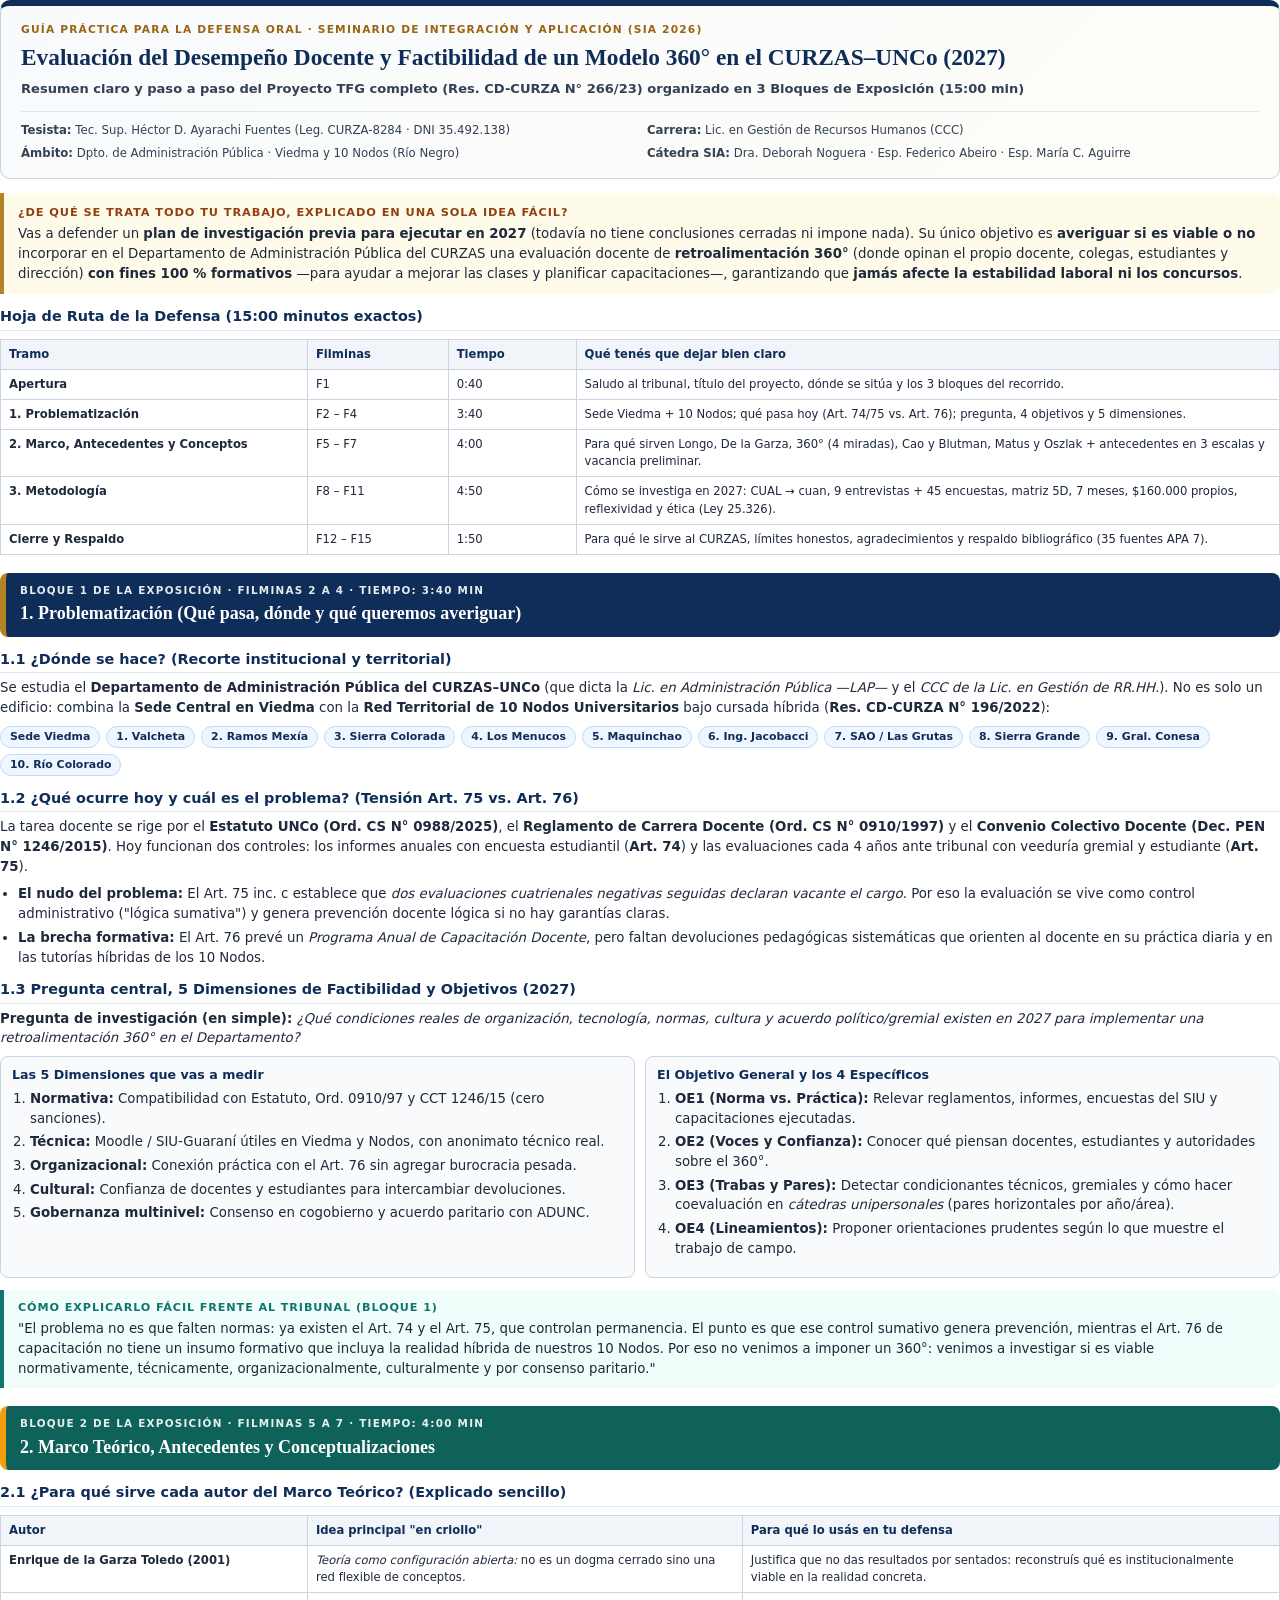
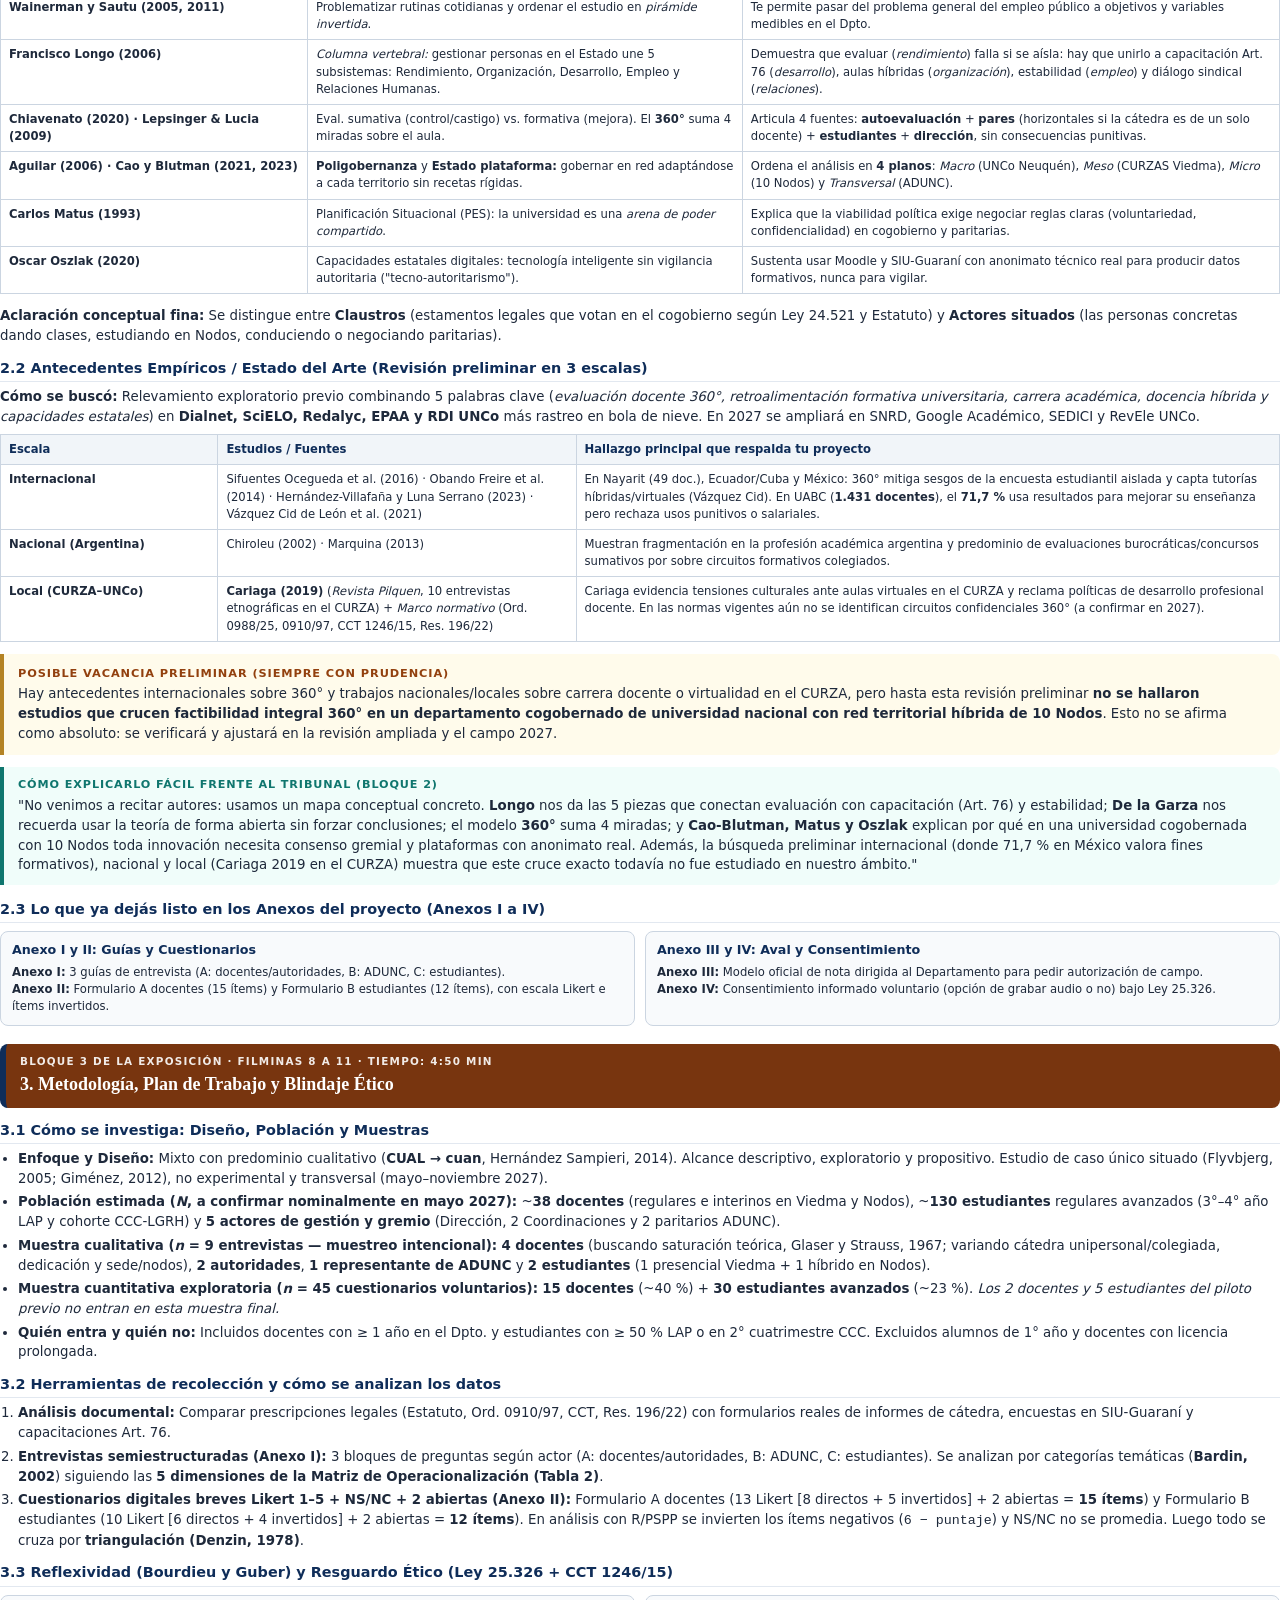
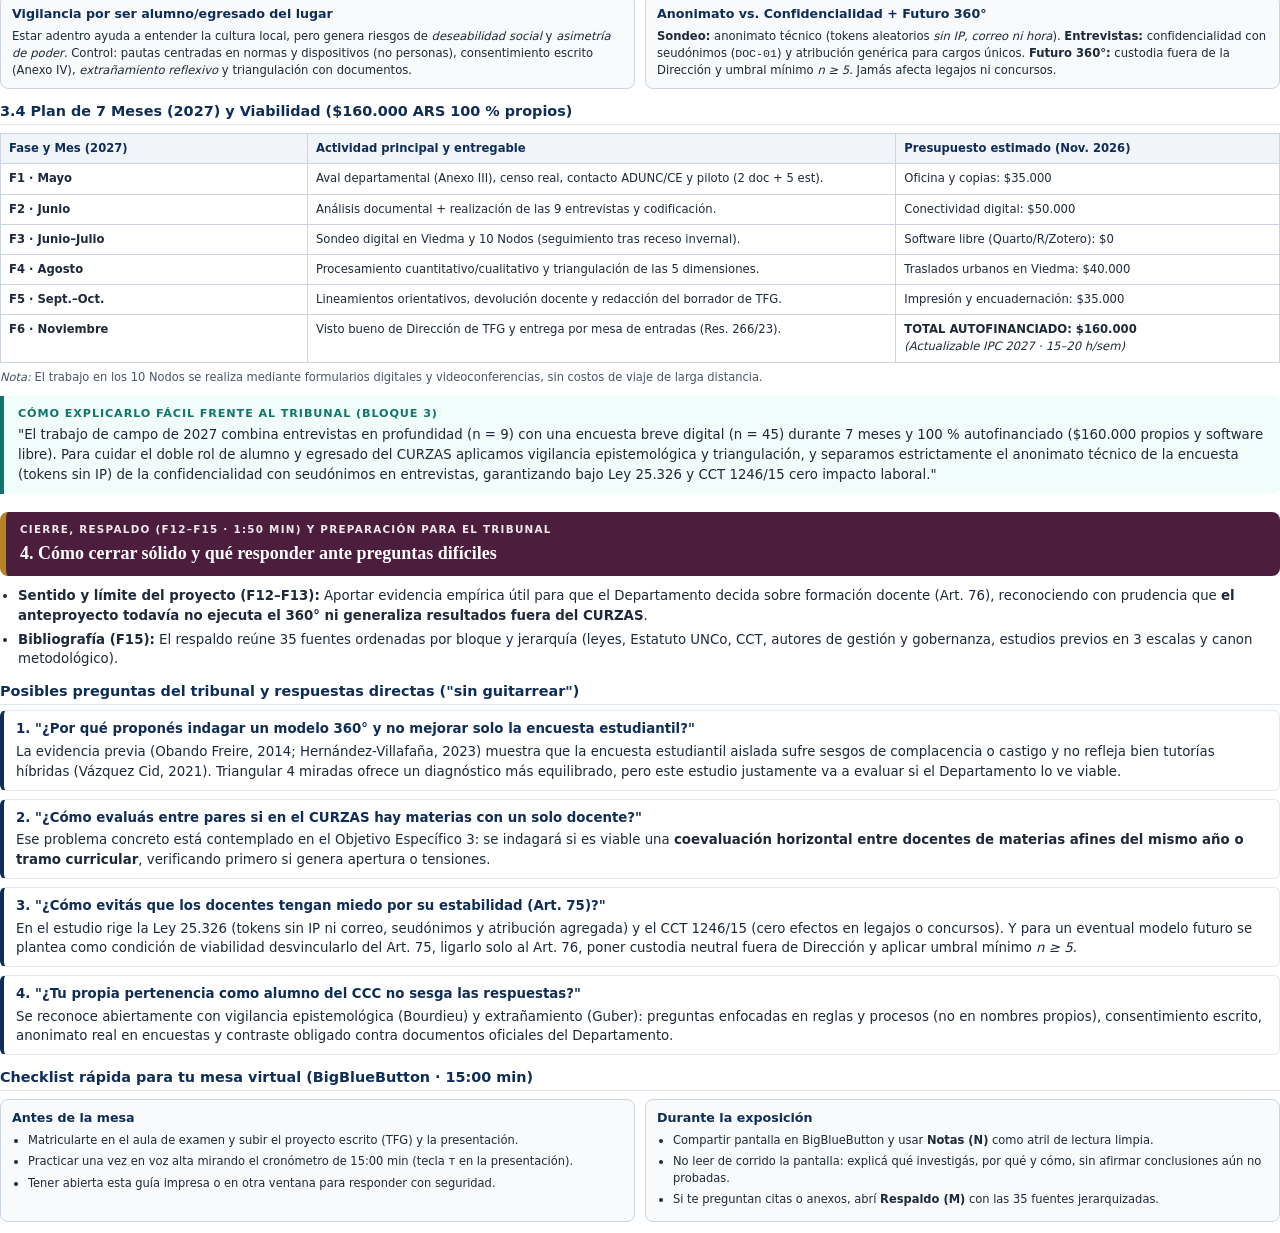
<file: resumen/Guia_Exposicion_Sencilla.html>
<!DOCTYPE html>
<html lang="es">
<head>
  <meta charset="UTF-8">
  <title>Guía Sencilla de Exposición — Proyecto TFG (CURZAS-UNCo)</title>
  <style>
    @page {
      size: A4;
      margin: 15mm 16mm 17mm 16mm;
      @bottom-left {
        content: "CURZAS–UNCo · Guía Sencilla de Exposición Oral (SIA 2026)";
        font-family: 'Segoe UI', system-ui, -apple-system, sans-serif;
        font-size: 8.5pt;
        color: #64748b;
      }
      @bottom-right {
        content: "Página " counter(page) " de " counter(pages);
        font-family: 'Segoe UI', system-ui, -apple-system, sans-serif;
        font-size: 8.5pt;
        font-weight: 600;
        color: #0f2d59;
      }
    }

    * { box-sizing: border-box; }

    body {
      margin: 0;
      padding: 0;
      font-family: 'Segoe UI', system-ui, -apple-system, BlinkMacSystemFont, Roboto, sans-serif;
      font-size: 10pt;
      line-height: 1.48;
      color: #1e293b;
      background: #ffffff;
    }

    /* Portada compacta superior */
    .hero {
      border: 1.5px solid #cbd5e1;
      border-top: 6px solid #0f2d59;
      border-radius: 10px;
      padding: 16px 20px;
      background: linear-gradient(135deg, #f8fafc 0%, #fefdf8 100%);
      margin-bottom: 14px;
    }

    .eyebrow {
      font-size: 8pt;
      font-weight: 700;
      letter-spacing: 0.11em;
      text-transform: uppercase;
      color: #996515;
      margin: 0 0 6px 0;
    }

    h1 {
      font-family: Georgia, 'Times New Roman', serif;
      font-size: 17.5pt;
      line-height: 1.18;
      color: #0f2d59;
      margin: 0 0 8px 0;
    }

    .hero-sub {
      font-size: 9.8pt;
      font-weight: 600;
      color: #334155;
      margin: 0 0 12px 0;
    }

    .meta-grid {
      display: grid;
      grid-template-columns: 1fr 1fr;
      gap: 6px 14px;
      font-size: 8.8pt;
      padding-top: 10px;
      border-top: 1px solid #e2e8f0;
      color: #334155;
    }

    .callout-simple {
      border-left: 4px solid #b48324;
      background: #fffbeb;
      border-radius: 0 8px 8px 0;
      padding: 11px 14px;
      margin: 12px 0;
    }

    .callout-simple strong.label {
      display: block;
      font-size: 8.5pt;
      text-transform: uppercase;
      letter-spacing: 0.08em;
      color: #92400e;
      margin-bottom: 3px;
    }

    .callout-say {
      border-left: 4px solid #0f766e;
      background: #f0fdfa;
      border-radius: 0 8px 8px 0;
      padding: 10px 14px;
      margin: 10px 0 14px 0;
      break-inside: avoid;
    }

    .callout-say strong.label {
      display: block;
      font-size: 8.4pt;
      text-transform: uppercase;
      letter-spacing: 0.08em;
      color: #0f766e;
      margin-bottom: 3px;
    }

    .block-banner {
      margin-top: 18px;
      margin-bottom: 10px;
      padding: 10px 14px;
      border-radius: 8px;
      color: #ffffff;
      break-after: avoid;
    }

    .block-1 { background: #0f2d59; border-left: 6px solid #b48324; }
    .block-2 { background: #0f625a; border-left: 6px solid #f59e0b; }
    .block-3 { background: #78350f; border-left: 6px solid #0f2d59; }
    .block-4 { background: #4c1d3d; border-left: 6px solid #b48324; }

    .block-banner .kicker {
      font-size: 7.8pt;
      font-weight: 700;
      letter-spacing: 0.12em;
      text-transform: uppercase;
      opacity: 0.9;
      display: block;
      margin-bottom: 2px;
    }

    .block-banner h2 {
      font-family: Georgia, 'Times New Roman', serif;
      font-size: 13.5pt;
      margin: 0;
      color: #ffffff;
    }

    h3 {
      font-size: 10.8pt;
      color: #0f2d59;
      margin: 12px 0 5px 0;
      border-bottom: 1px solid #e2e8f0;
      padding-bottom: 2px;
      break-after: avoid;
    }

    p { margin: 5px 0 8px 0; }

    ul, ol {
      margin: 4px 0 9px 0;
      padding-left: 18px;
    }

    li { margin-bottom: 4px; }

    table {
      width: 100%;
      border-collapse: collapse;
      margin: 8px 0 12px 0;
      font-size: 8.7pt;
      break-inside: auto;
    }

    tr { break-inside: avoid; }

    th {
      background: #f1f5f9;
      color: #0f2d59;
      text-align: left;
      font-weight: 700;
      padding: 6px 8px;
      border: 1px solid #cbd5e1;
    }

    td {
      padding: 6px 8px;
      border: 1px solid #cbd5e1;
      vertical-align: top;
    }

    .cards-2 {
      display: grid;
      grid-template-columns: 1fr 1fr;
      gap: 10px;
      margin: 8px 0 12px 0;
    }

    .mini-card {
      border: 1px solid #cbd5e1;
      border-radius: 8px;
      padding: 9px 11px;
      background: #f8fafc;
      break-inside: avoid;
    }

    .mini-card h4 {
      margin: 0 0 4px 0;
      font-size: 9.5pt;
      color: #0f2d59;
    }

    .pill-row {
      display: flex;
      flex-wrap: wrap;
      gap: 6px;
      margin: 6px 0 10px 0;
    }

    .pill {
      display: inline-block;
      font-size: 8.2pt;
      font-weight: 600;
      color: #0f2d59;
      background: #eff6ff;
      border: 1px solid #bfdbfe;
      border-radius: 999px;
      padding: 2px 9px;
    }

    .faq-item {
      border: 1px solid #e2e8f0;
      border-left: 4px solid #0f2d59;
      border-radius: 6px;
      padding: 8px 12px;
      margin-bottom: 8px;
      background: #ffffff;
      break-inside: avoid;
    }

    .faq-q {
      font-weight: 700;
      color: #0f2d59;
      margin-bottom: 3px;
    }

    .page-break {
      page-break-before: always;
      break-before: page;
    }
  </style>
</head>
<body>

  <!-- PORTADA Y RESUMEN EN 30 SEGUNDOS -->
  <section class="hero">
    <p class="eyebrow">Guía Práctica para la Defensa Oral · Seminario de Integración y Aplicación (SIA 2026)</p>
    <h1>Evaluación del Desempeño Docente y Factibilidad de un Modelo 360° en el CURZAS–UNCo (2027)</h1>
    <p class="hero-sub">Resumen claro y paso a paso del Proyecto TFG completo (Res. CD-CURZA N° 266/23) organizado en 3 Bloques de Exposición (15:00 min)</p>
    <div class="meta-grid">
      <div><strong>Tesista:</strong> Tec. Sup. Héctor D. Ayarachi Fuentes (Leg. CURZA-8284 · DNI 35.492.138)</div>
      <div><strong>Carrera:</strong> Lic. en Gestión de Recursos Humanos (CCC)</div>
      <div><strong>Ámbito:</strong> Dpto. de Administración Pública · Viedma y 10 Nodos (Río Negro)</div>
      <div><strong>Cátedra SIA:</strong> Dra. Deborah Noguera · Esp. Federico Abeiro · Esp. María C. Aguirre</div>
    </div>
  </section>

  <div class="callout-simple">
    <strong class="label">¿De qué se trata TODO tu trabajo, explicado en una sola idea fácil?</strong>
    Vas a defender un <strong>plan de investigación previa para ejecutar en 2027</strong> (todavía no tiene conclusiones cerradas ni impone nada). Su único objetivo es <strong>averiguar si es viable o no</strong> incorporar en el Departamento de Administración Pública del CURZAS una evaluación docente de <strong>retroalimentación 360°</strong> (donde opinan el propio docente, colegas, estudiantes y dirección) <strong>con fines 100 % formativos</strong> —para ayudar a mejorar las clases y planificar capacitaciones—, garantizando que <strong>jamás afecte la estabilidad laboral ni los concursos</strong>.
  </div>

  <h3>Hoja de Ruta de la Defensa (15:00 minutos exactos)</h3>
  <table>
    <thead>
      <tr>
        <th style="width: 24%;">Tramo</th>
        <th style="width: 11%;">Filminas</th>
        <th style="width: 10%;">Tiempo</th>
        <th>Qué tenés que dejar bien claro</th>
      </tr>
    </thead>
    <tbody>
      <tr>
        <td><strong>Apertura</strong></td>
        <td>F1</td>
        <td>0:40</td>
        <td>Saludo al tribunal, título del proyecto, dónde se sitúa y los 3 bloques del recorrido.</td>
      </tr>
      <tr>
        <td><strong>1. Problematización</strong></td>
        <td>F2 – F4</td>
        <td>3:40</td>
        <td>Sede Viedma + 10 Nodos; qué pasa hoy (Art. 74/75 vs. Art. 76); pregunta, 4 objetivos y 5 dimensiones.</td>
      </tr>
      <tr>
        <td><strong>2. Marco, Antecedentes y Conceptos</strong></td>
        <td>F5 – F7</td>
        <td>4:00</td>
        <td>Para qué sirven Longo, De la Garza, 360° (4 miradas), Cao y Blutman, Matus y Oszlak + antecedentes en 3 escalas y vacancia preliminar.</td>
      </tr>
      <tr>
        <td><strong>3. Metodología</strong></td>
        <td>F8 – F11</td>
        <td>4:50</td>
        <td>Cómo se investiga en 2027: CUAL → cuan, 9 entrevistas + 45 encuestas, matriz 5D, 7 meses, $160.000 propios, reflexividad y ética (Ley 25.326).</td>
      </tr>
      <tr>
        <td><strong>Cierre y Respaldo</strong></td>
        <td>F12 – F15</td>
        <td>1:50</td>
        <td>Para qué le sirve al CURZAS, límites honestos, agradecimientos y respaldo bibliográfico (35 fuentes APA 7).</td>
      </tr>
    </tbody>
  </table>

  <!-- BLOQUE 1 -->
  <div class="block-banner block-1">
    <span class="kicker">Bloque 1 de la Exposición · Filminas 2 a 4 · Tiempo: 3:40 min</span>
    <h2>1. Problematización (Qué pasa, dónde y qué queremos averiguar)</h2>
  </div>

  <h3>1.1 ¿Dónde se hace? (Recorte institucional y territorial)</h3>
  <p>Se estudia el <strong>Departamento de Administración Pública del CURZAS–UNCo</strong> (que dicta la <em>Lic. en Administración Pública —LAP—</em> y el <em>CCC de la Lic. en Gestión de RR.HH.</em>). No es solo un edificio: combina la <strong>Sede Central en Viedma</strong> con la <strong>Red Territorial de 10 Nodos Universitarios</strong> bajo cursada híbrida (<strong>Res. CD-CURZA N° 196/2022</strong>):</p>
  <div class="pill-row">
    <span class="pill">Sede Viedma</span>
    <span class="pill">1. Valcheta</span>
    <span class="pill">2. Ramos Mexía</span>
    <span class="pill">3. Sierra Colorada</span>
    <span class="pill">4. Los Menucos</span>
    <span class="pill">5. Maquinchao</span>
    <span class="pill">6. Ing. Jacobacci</span>
    <span class="pill">7. SAO / Las Grutas</span>
    <span class="pill">8. Sierra Grande</span>
    <span class="pill">9. Gral. Conesa</span>
    <span class="pill">10. Río Colorado</span>
  </div>

  <h3>1.2 ¿Qué ocurre hoy y cuál es el problema? (Tensión Art. 75 vs. Art. 76)</h3>
  <p>La tarea docente se rige por el <strong>Estatuto UNCo (Ord. CS N° 0988/2025)</strong>, el <strong>Reglamento de Carrera Docente (Ord. CS N° 0910/1997)</strong> y el <strong>Convenio Colectivo Docente (Dec. PEN N° 1246/2015)</strong>. Hoy funcionan dos controles: los informes anuales con encuesta estudiantil (<strong>Art. 74</strong>) y las evaluaciones cada 4 años ante tribunal con veeduría gremial y estudiante (<strong>Art. 75</strong>).</p>
  <ul>
    <li><strong>El nudo del problema:</strong> El Art. 75 inc. c establece que <em>dos evaluaciones cuatrienales negativas seguidas declaran vacante el cargo</em>. Por eso la evaluación se vive como control administrativo ("lógica sumativa") y genera prevención docente lógica si no hay garantías claras.</li>
    <li><strong>La brecha formativa:</strong> El Art. 76 prevé un <em>Programa Anual de Capacitación Docente</em>, pero faltan devoluciones pedagógicas sistemáticas que orienten al docente en su práctica diaria y en las tutorías híbridas de los 10 Nodos.</li>
  </ul>

  <h3>1.3 Pregunta central, 5 Dimensiones de Factibilidad y Objetivos (2027)</h3>
  <p><strong>Pregunta de investigación (en simple):</strong> <em>¿Qué condiciones reales de organización, tecnología, normas, cultura y acuerdo político/gremial existen en 2027 para implementar una retroalimentación 360° en el Departamento?</em></p>

  <div class="cards-2">
    <div class="mini-card">
      <h4>Las 5 Dimensiones que vas a medir</h4>
      <ol>
        <li><strong>Normativa:</strong> Compatibilidad con Estatuto, Ord. 0910/97 y CCT 1246/15 (cero sanciones).</li>
        <li><strong>Técnica:</strong> Moodle / SIU-Guaraní útiles en Viedma y Nodos, con anonimato técnico real.</li>
        <li><strong>Organizacional:</strong> Conexión práctica con el Art. 76 sin agregar burocracia pesada.</li>
        <li><strong>Cultural:</strong> Confianza de docentes y estudiantes para intercambiar devoluciones.</li>
        <li><strong>Gobernanza multinivel:</strong> Consenso en cogobierno y acuerdo paritario con ADUNC.</li>
      </ol>
    </div>
    <div class="mini-card">
      <h4>El Objetivo General y los 4 Específicos</h4>
      <ol>
        <li><strong>OE1 (Norma vs. Práctica):</strong> Relevar reglamentos, informes, encuestas del SIU y capacitaciones ejecutadas.</li>
        <li><strong>OE2 (Voces y Confianza):</strong> Conocer qué piensan docentes, estudiantes y autoridades sobre el 360°.</li>
        <li><strong>OE3 (Trabas y Pares):</strong> Detectar condicionantes técnicos, gremiales y cómo hacer coevaluación en <em>cátedras unipersonales</em> (pares horizontales por año/área).</li>
        <li><strong>OE4 (Lineamientos):</strong> Proponer orientaciones prudentes según lo que muestre el trabajo de campo.</li>
      </ol>
    </div>
  </div>

  <div class="callout-say">
    <strong class="label">Cómo explicarlo fácil frente al tribunal (Bloque 1)</strong>
    "El problema no es que falten normas: ya existen el Art. 74 y el Art. 75, que controlan permanencia. El punto es que ese control sumativo genera prevención, mientras el Art. 76 de capacitación no tiene un insumo formativo que incluya la realidad híbrida de nuestros 10 Nodos. Por eso no venimos a imponer un 360°: venimos a investigar si es viable normativamente, técnicamente, organizacionalmente, culturalmente y por consenso paritario."
  </div>

  <!-- BLOQUE 2 -->
  <div class="block-banner block-2 page-break">
    <span class="kicker">Bloque 2 de la Exposición · Filminas 5 a 7 · Tiempo: 4:00 min</span>
    <h2>2. Marco Teórico, Antecedentes y Conceptualizaciones</h2>
  </div>

  <h3>2.1 ¿Para qué sirve cada autor del Marco Teórico? (Explicado sencillo)</h3>
  <table>
    <thead>
      <tr>
        <th style="width: 24%;">Autor</th>
        <th style="width: 34%;">Idea principal "en criollo"</th>
        <th>Para qué lo usás en tu defensa</th>
      </tr>
    </thead>
    <tbody>
      <tr>
        <td><strong>Enrique de la Garza Toledo (2001)</strong></td>
        <td><em>Teoría como configuración abierta:</em> no es un dogma cerrado sino una red flexible de conceptos.</td>
        <td>Justifica que no das resultados por sentados: reconstruís qué es institucionalmente viable en la realidad concreta.</td>
      </tr>
      <tr>
        <td><strong>Wainerman y Sautu (2005, 2011)</strong></td>
        <td>Problematizar rutinas cotidianas y ordenar el estudio en <em>pirámide invertida</em>.</td>
        <td>Te permite pasar del problema general del empleo público a objetivos y variables medibles en el Dpto.</td>
      </tr>
      <tr>
        <td><strong>Francisco Longo (2006)</strong></td>
        <td><em>Columna vertebral:</em> gestionar personas en el Estado une 5 subsistemas: Rendimiento, Organización, Desarrollo, Empleo y Relaciones Humanas.</td>
        <td>Demuestra que evaluar (<em>rendimiento</em>) falla si se aísla: hay que unirlo a capacitación Art. 76 (<em>desarrollo</em>), aulas híbridas (<em>organización</em>), estabilidad (<em>empleo</em>) y diálogo sindical (<em>relaciones</em>).</td>
      </tr>
      <tr>
        <td><strong>Chiavenato (2020) · Lepsinger &amp; Lucia (2009)</strong></td>
        <td>Eval. sumativa (control/castigo) vs. formativa (mejora). El <strong>360°</strong> suma 4 miradas sobre el aula.</td>
        <td>Articula 4 fuentes: <strong>autoevaluación</strong> + <strong>pares</strong> (horizontales si la cátedra es de un solo docente) + <strong>estudiantes</strong> + <strong>dirección</strong>, sin consecuencias punitivas.</td>
      </tr>
      <tr>
        <td><strong>Aguilar (2006) · Cao y Blutman (2021, 2023)</strong></td>
        <td><strong>Poligobernanza</strong> y <strong>Estado plataforma:</strong> gobernar en red adaptándose a cada territorio sin recetas rígidas.</td>
        <td>Ordena el análisis en <strong>4 planos</strong>: <em>Macro</em> (UNCo Neuquén), <em>Meso</em> (CURZAS Viedma), <em>Micro</em> (10 Nodos) y <em>Transversal</em> (ADUNC).</td>
      </tr>
      <tr>
        <td><strong>Carlos Matus (1993)</strong></td>
        <td>Planificación Situacional (PES): la universidad es una <em>arena de poder compartido</em>.</td>
        <td>Explica que la viabilidad política exige negociar reglas claras (voluntariedad, confidencialidad) en cogobierno y paritarias.</td>
      </tr>
      <tr>
        <td><strong>Oscar Oszlak (2020)</strong></td>
        <td>Capacidades estatales digitales: tecnología inteligente sin vigilancia autoritaria ("tecno-autoritarismo").</td>
        <td>Sustenta usar Moodle y SIU-Guaraní con anonimato técnico real para producir datos formativos, nunca para vigilar.</td>
      </tr>
    </tbody>
  </table>

  <p><strong>Aclaración conceptual fina:</strong> Se distingue entre <strong>Claustros</strong> (estamentos legales que votan en el cogobierno según Ley 24.521 y Estatuto) y <strong>Actores situados</strong> (las personas concretas dando clases, estudiando en Nodos, conduciendo o negociando paritarias).</p>

  <h3>2.2 Antecedentes Empíricos / Estado del Arte (Revisión preliminar en 3 escalas)</h3>
  <p><strong>Cómo se buscó:</strong> Relevamiento exploratorio previo combinando 5 palabras clave (<em>evaluación docente 360°, retroalimentación formativa universitaria, carrera académica, docencia híbrida y capacidades estatales</em>) en <strong>Dialnet, SciELO, Redalyc, EPAA y RDI UNCo</strong> más rastreo en bola de nieve. En 2027 se ampliará en SNRD, Google Académico, SEDICI y RevEle UNCo.</p>

  <table>
    <thead>
      <tr>
        <th style="width: 17%;">Escala</th>
        <th style="width: 28%;">Estudios / Fuentes</th>
        <th>Hallazgo principal que respalda tu proyecto</th>
      </tr>
    </thead>
    <tbody>
      <tr>
        <td><strong>Internacional</strong></td>
        <td>Sifuentes Ocegueda et al. (2016) · Obando Freire et al. (2014) · Hernández-Villafaña y Luna Serrano (2023) · Vázquez Cid de León et al. (2021)</td>
        <td>En Nayarit (49 doc.), Ecuador/Cuba y México: 360° mitiga sesgos de la encuesta estudiantil aislada y capta tutorías híbridas/virtuales (Vázquez Cid). En UABC (<strong>1.431 docentes</strong>), el <strong>71,7 %</strong> usa resultados para mejorar su enseñanza pero rechaza usos punitivos o salariales.</td>
      </tr>
      <tr>
        <td><strong>Nacional (Argentina)</strong></td>
        <td>Chiroleu (2002) · Marquina (2013)</td>
        <td>Muestran fragmentación en la profesión académica argentina y predominio de evaluaciones burocráticas/concursos sumativos por sobre circuitos formativos colegiados.</td>
      </tr>
      <tr>
        <td><strong>Local (CURZA–UNCo)</strong></td>
        <td><strong>Cariaga (2019)</strong> (<em>Revista Pilquen</em>, 10 entrevistas etnográficas en el CURZA) + <em>Marco normativo</em> (Ord. 0988/25, 0910/97, CCT 1246/15, Res. 196/22)</td>
        <td>Cariaga evidencia tensiones culturales ante aulas virtuales en el CURZA y reclama políticas de desarrollo profesional docente. En las normas vigentes aún no se identifican circuitos confidenciales 360° (a confirmar en 2027).</td>
      </tr>
    </tbody>
  </table>

  <div class="callout-simple">
    <strong class="label">Posible vacancia preliminar (siempre con prudencia)</strong>
    Hay antecedentes internacionales sobre 360° y trabajos nacionales/locales sobre carrera docente o virtualidad en el CURZA, pero hasta esta revisión preliminar <strong>no se hallaron estudios que crucen factibilidad integral 360° en un departamento cogobernado de universidad nacional con red territorial híbrida de 10 Nodos</strong>. Esto no se afirma como absoluto: se verificará y ajustará en la revisión ampliada y el campo 2027.
  </div>

  <div class="callout-say">
    <strong class="label">Cómo explicarlo fácil frente al tribunal (Bloque 2)</strong>
    "No venimos a recitar autores: usamos un mapa conceptual concreto. <strong>Longo</strong> nos da las 5 piezas que conectan evaluación con capacitación (Art. 76) y estabilidad; <strong>De la Garza</strong> nos recuerda usar la teoría de forma abierta sin forzar conclusiones; el modelo <strong>360°</strong> suma 4 miradas; y <strong>Cao-Blutman, Matus y Oszlak</strong> explican por qué en una universidad cogobernada con 10 Nodos toda innovación necesita consenso gremial y plataformas con anonimato real. Además, la búsqueda preliminar internacional (donde 71,7 % en México valora fines formativos), nacional y local (Cariaga 2019 en el CURZA) muestra que este cruce exacto todavía no fue estudiado en nuestro ámbito."
  </div>

  <h3>2.3 Lo que ya dejás listo en los Anexos del proyecto (Anexos I a IV)</h3>
  <div class="cards-2">
    <div class="mini-card">
      <h4>Anexo I y II: Guías y Cuestionarios</h4>
      <p style="margin:0; font-size:8.7pt;"><strong>Anexo I:</strong> 3 guías de entrevista (A: docentes/autoridades, B: ADUNC, C: estudiantes).<br><strong>Anexo II:</strong> Formulario A docentes (15 ítems) y Formulario B estudiantes (12 ítems), con escala Likert e ítems invertidos.</p>
    </div>
    <div class="mini-card">
      <h4>Anexo III y IV: Aval y Consentimiento</h4>
      <p style="margin:0; font-size:8.7pt;"><strong>Anexo III:</strong> Modelo oficial de nota dirigida al Departamento para pedir autorización de campo.<br><strong>Anexo IV:</strong> Consentimiento informado voluntario (opción de grabar audio o no) bajo Ley 25.326.</p>
    </div>
  </div>

  <!-- BLOQUE 3 -->
  <div class="block-banner block-3 page-break">
    <span class="kicker">Bloque 3 de la Exposición · Filminas 8 a 11 · Tiempo: 4:50 min</span>
    <h2>3. Metodología, Plan de Trabajo y Blindaje Ético</h2>
  </div>

  <h3>3.1 Cómo se investiga: Diseño, Población y Muestras</h3>
  <ul>
    <li><strong>Enfoque y Diseño:</strong> Mixto con predominio cualitativo (<strong>CUAL → cuan</strong>, Hernández Sampieri, 2014). Alcance descriptivo, exploratorio y propositivo. Estudio de caso único situado (Flyvbjerg, 2005; Giménez, 2012), no experimental y transversal (mayo–noviembre 2027).</li>
    <li><strong>Población estimada (<em>N</em>, a confirmar nominalmente en mayo 2027):</strong> ~<strong>38 docentes</strong> (regulares e interinos en Viedma y Nodos), ~<strong>130 estudiantes</strong> regulares avanzados (3°–4° año LAP y cohorte CCC-LGRH) y <strong>5 actores de gestión y gremio</strong> (Dirección, 2 Coordinaciones y 2 paritarios ADUNC).</li>
    <li><strong>Muestra cualitativa (<em>n</em> = 9 entrevistas — muestreo intencional):</strong> <strong>4 docentes</strong> (buscando saturación teórica, Glaser y Strauss, 1967; variando cátedra unipersonal/colegiada, dedicación y sede/nodos), <strong>2 autoridades</strong>, <strong>1 representante de ADUNC</strong> y <strong>2 estudiantes</strong> (1 presencial Viedma + 1 híbrido en Nodos).</li>
    <li><strong>Muestra cuantitativa exploratoria (<em>n</em> = 45 cuestionarios voluntarios):</strong> <strong>15 docentes</strong> (~40 %) + <strong>30 estudiantes avanzados</strong> (~23 %). <em>Los 2 docentes y 5 estudiantes del piloto previo no entran en esta muestra final.</em></li>
    <li><strong>Quién entra y quién no:</strong> Incluidos docentes con ≥ 1 año en el Dpto. y estudiantes con ≥ 50 % LAP o en 2° cuatrimestre CCC. Excluidos alumnos de 1° año y docentes con licencia prolongada.</li>
  </ul>

  <h3>3.2 Herramientas de recolección y cómo se analizan los datos</h3>
  <ol>
    <li><strong>Análisis documental:</strong> Comparar prescripciones legales (Estatuto, Ord. 0910/97, CCT, Res. 196/22) con formularios reales de informes de cátedra, encuestas en SIU-Guaraní y capacitaciones Art. 76.</li>
    <li><strong>Entrevistas semiestructuradas (Anexo I):</strong> 3 bloques de preguntas según actor (A: docentes/autoridades, B: ADUNC, C: estudiantes). Se analizan por categorías temáticas (<strong>Bardin, 2002</strong>) siguiendo las <strong>5 dimensiones de la Matriz de Operacionalización (Tabla 2)</strong>.</li>
    <li><strong>Cuestionarios digitales breves Likert 1–5 + NS/NC + 2 abiertas (Anexo II):</strong> Formulario A docentes (13 Likert [8 directos + 5 invertidos] + 2 abiertas = <strong>15 ítems</strong>) y Formulario B estudiantes (10 Likert [6 directos + 4 invertidos] + 2 abiertas = <strong>12 ítems</strong>). En análisis con R/PSPP se invierten los ítems negativos (<code>6 − puntaje</code>) y NS/NC no se promedia. Luego todo se cruza por <strong>triangulación (Denzin, 1978)</strong>.</li>
  </ol>

  <h3>3.3 Reflexividad (Bourdieu y Guber) y Resguardo Ético (Ley 25.326 + CCT 1246/15)</h3>
  <div class="cards-2">
    <div class="mini-card">
      <h4>Vigilancia por ser alumno/egresado del lugar</h4>
      <p style="margin:0; font-size:8.7pt;">Estar adentro ayuda a entender la cultura local, pero genera riesgos de <em>deseabilidad social</em> y <em>asimetría de poder</em>. Control: pautas centradas en normas y dispositivos (no personas), consentimiento escrito (Anexo IV), <em>extrañamiento reflexivo</em> y triangulación con documentos.</p>
    </div>
    <div class="mini-card">
      <h4>Anonimato vs. Confidencialidad + Futuro 360°</h4>
      <p style="margin:0; font-size:8.7pt;"><strong>Sondeo:</strong> anonimato técnico (tokens aleatorios <em>sin IP, correo ni hora</em>). <strong>Entrevistas:</strong> confidencialidad con seudónimos (<code>DOC-01</code>) y atribución genérica para cargos únicos. <strong>Futuro 360°:</strong> custodia fuera de la Dirección y umbral mínimo <em>n ≥ 5</em>. Jamás afecta legajos ni concursos.</p>
    </div>
  </div>

  <h3>3.4 Plan de 7 Meses (2027) y Viabilidad ($160.000 ARS 100 % propios)</h3>
  <table>
    <thead>
      <tr>
        <th style="width: 24%;">Fase y Mes (2027)</th>
        <th>Actividad principal y entregable</th>
        <th style="width: 30%;">Presupuesto estimado (Nov. 2026)</th>
      </tr>
    </thead>
    <tbody>
      <tr>
        <td><strong>F1 · Mayo</strong></td>
        <td>Aval departamental (Anexo III), censo real, contacto ADUNC/CE y piloto (2 doc + 5 est).</td>
        <td>Oficina y copias: $35.000</td>
      </tr>
      <tr>
        <td><strong>F2 · Junio</strong></td>
        <td>Análisis documental + realización de las 9 entrevistas y codificación.</td>
        <td>Conectividad digital: $50.000</td>
      </tr>
      <tr>
        <td><strong>F3 · Junio–Julio</strong></td>
        <td>Sondeo digital en Viedma y 10 Nodos (seguimiento tras receso invernal).</td>
        <td>Software libre (Quarto/R/Zotero): $0</td>
      </tr>
      <tr>
        <td><strong>F4 · Agosto</strong></td>
        <td>Procesamiento cuantitativo/cualitativo y triangulación de las 5 dimensiones.</td>
        <td>Traslados urbanos en Viedma: $40.000</td>
      </tr>
      <tr>
        <td><strong>F5 · Sept.–Oct.</strong></td>
        <td>Lineamientos orientativos, devolución docente y redacción del borrador de TFG.</td>
        <td>Impresión y encuadernación: $35.000</td>
      </tr>
      <tr>
        <td><strong>F6 · Noviembre</strong></td>
        <td>Visto bueno de Dirección de TFG y entrega por mesa de entradas (Res. 266/23).</td>
        <td><strong>TOTAL AUTOFINANCIADO: $160.000</strong><br><em>(Actualizable IPC 2027 · 15–20 h/sem)</em></td>
      </tr>
    </tbody>
  </table>
  <p style="font-size:8.6pt; color:#475569; margin-top:-6px;"><em>Nota:</em> El trabajo en los 10 Nodos se realiza mediante formularios digitales y videoconferencias, sin costos de viaje de larga distancia.</p>

  <div class="callout-say">
    <strong class="label">Cómo explicarlo fácil frente al tribunal (Bloque 3)</strong>
    "El trabajo de campo de 2027 combina entrevistas en profundidad (n = 9) con una encuesta breve digital (n = 45) durante 7 meses y 100 % autofinanciado ($160.000 propios y software libre). Para cuidar el doble rol de alumno y egresado del CURZAS aplicamos vigilancia epistemológica y triangulación, y separamos estrictamente el anonimato técnico de la encuesta (tokens sin IP) de la confidencialidad con seudónimos en entrevistas, garantizando bajo Ley 25.326 y CCT 1246/15 cero impacto laboral."
  </div>

  <!-- BLOQUE 4: CIERRE Y PREGUNTAS DEL TRIBUNAL -->
  <div class="block-banner block-4 page-break">
    <span class="kicker">Cierre, Respaldo (F12–F15 · 1:50 min) y Preparación para el Tribunal</span>
    <h2>4. Cómo cerrar sólido y qué responder ante preguntas difíciles</h2>
  </div>

  <ul>
    <li><strong>Sentido y límite del proyecto (F12–F13):</strong> Aportar evidencia empírica útil para que el Departamento decida sobre formación docente (Art. 76), reconociendo con prudencia que <strong>el anteproyecto todavía no ejecuta el 360° ni generaliza resultados fuera del CURZAS</strong>.</li>
    <li><strong>Bibliografía (F15):</strong> El respaldo reúne 35 fuentes ordenadas por bloque y jerarquía (leyes, Estatuto UNCo, CCT, autores de gestión y gobernanza, estudios previos en 3 escalas y canon metodológico).</li>
  </ul>

  <h3>Posibles preguntas del tribunal y respuestas directas ("sin guitarrear")</h3>
  <div class="faq-item">
    <div class="faq-q">1. "¿Por qué proponés indagar un modelo 360° y no mejorar solo la encuesta estudiantil?"</div>
    <div>La evidencia previa (Obando Freire, 2014; Hernández-Villafaña, 2023) muestra que la encuesta estudiantil aislada sufre sesgos de complacencia o castigo y no refleja bien tutorías híbridas (Vázquez Cid, 2021). Triangular 4 miradas ofrece un diagnóstico más equilibrado, pero este estudio justamente va a evaluar si el Departamento lo ve viable.</div>
  </div>
  <div class="faq-item">
    <div class="faq-q">2. "¿Cómo evaluás entre pares si en el CURZAS hay materias con un solo docente?"</div>
    <div>Ese problema concreto está contemplado en el Objetivo Específico 3: se indagará si es viable una <strong>coevaluación horizontal entre docentes de materias afines del mismo año o tramo curricular</strong>, verificando primero si genera apertura o tensiones.</div>
  </div>
  <div class="faq-item">
    <div class="faq-q">3. "¿Cómo evitás que los docentes tengan miedo por su estabilidad (Art. 75)?"</div>
    <div>En el estudio rige la Ley 25.326 (tokens sin IP ni correo, seudónimos y atribución agregada) y el CCT 1246/15 (cero efectos en legajos o concursos). Y para un eventual modelo futuro se plantea como condición de viabilidad desvincularlo del Art. 75, ligarlo solo al Art. 76, poner custodia neutral fuera de Dirección y aplicar umbral mínimo <em>n ≥ 5</em>.</div>
  </div>
  <div class="faq-item">
    <div class="faq-q">4. "¿Tu propia pertenencia como alumno del CCC no sesga las respuestas?"</div>
    <div>Se reconoce abiertamente con vigilancia epistemológica (Bourdieu) y extrañamiento (Guber): preguntas enfocadas en reglas y procesos (no en nombres propios), consentimiento escrito, anonimato real en encuestas y contraste obligado contra documentos oficiales del Departamento.</div>
  </div>

  <h3>Checklist rápida para tu mesa virtual (BigBlueButton · 15:00 min)</h3>
  <div class="cards-2">
    <div class="mini-card">
      <h4>Antes de la mesa</h4>
      <ul style="margin:0; padding-left:16px; font-size:8.6pt;">
        <li>Matricularte en el aula de examen y subir el proyecto escrito (TFG) y la presentación.</li>
        <li>Practicar una vez en voz alta mirando el cronómetro de 15:00 min (tecla <code>T</code> en la presentación).</li>
        <li>Tener abierta esta guía impresa o en otra ventana para responder con seguridad.</li>
      </ul>
    </div>
    <div class="mini-card">
      <h4>Durante la exposición</h4>
      <ul style="margin:0; padding-left:16px; font-size:8.6pt;">
        <li>Compartir pantalla en BigBlueButton y usar <strong>Notas (N)</strong> como atril de lectura limpia.</li>
        <li>No leer de corrido la pantalla: explicá qué investigás, por qué y cómo, sin afirmar conclusiones aún no probadas.</li>
        <li>Si te preguntan citas o anexos, abrí <strong>Respaldo (M)</strong> con las 35 fuentes jerarquizadas.</li>
      </ul>
    </div>
  </div>
</body>
</html>
</file>
